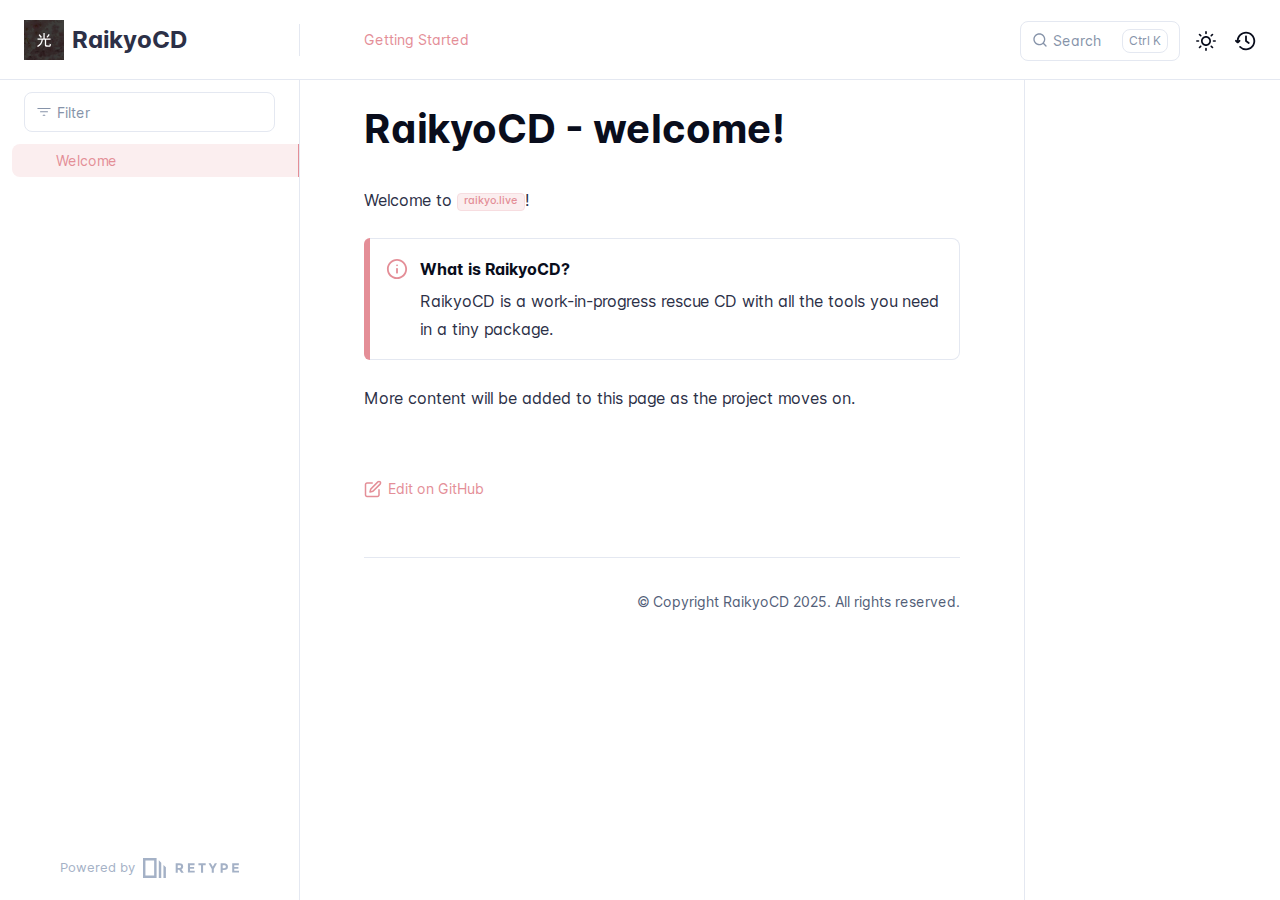
<file: index.html>
<!DOCTYPE html>
<html lang="en" class="h-full">
<head>
    <meta charset="UTF-8">
    <meta name="viewport" content="width=device-width,initial-scale=1">
    <meta name="turbo-cache-control" content="no-cache" data-turbo-track="reload" data-track-token="3.11.0.819201691650">

    <!-- See retype.com -->
    <meta name="generator" content="Retype 3.11.0">

    <!-- Primary Meta Tags -->
    <title>RaikyoCD - welcome! | RaikyoCD</title>
    <meta name="title" content="RaikyoCD - welcome! | RaikyoCD">
    <meta name="description" content="Welcome to !">

    <!-- Canonical -->
    <link rel="canonical" href="https://RaikyoCD.github.io/">

    <!-- Open Graph / Facebook -->
    <meta property="og:type" content="website">
    <meta property="og:url" content="https://RaikyoCD.github.io/">
    <meta property="og:title" content="RaikyoCD - welcome! | RaikyoCD">
    <meta property="og:description" content="Welcome to !">

    <!-- Twitter -->
    <meta property="twitter:card" content="summary_large_image">
    <meta property="twitter:url" content="https://RaikyoCD.github.io/">
    <meta property="twitter:title" content="RaikyoCD - welcome! | RaikyoCD">
    <meta property="twitter:description" content="Welcome to !">

    <script data-cfasync="false">(function(){var cl=document.documentElement.classList,ls=localStorage.getItem("retype_scheme"),hd=cl.contains("dark"),hl=cl.contains("light"),wm=window.matchMedia&&window.matchMedia("(prefers-color-scheme: dark)").matches;if(ls==="dark"||(!ls&&wm&&!hd&&!hl)){cl.remove("light");cl.add("dark")}else if(ls==="light"||(!ls&&!wm&&!hd&&!hl)){cl.remove("dark");cl.add("light")}})();</script>

    <link href="images/raikyocd.png" rel="icon">
    <link href="resources/css/retype.css?v=3.11.0.819201691650" rel="stylesheet">

    <script data-cfasync="false" src="resources/js/config.js?v=3.11.0.819201691650" data-turbo-eval="false" defer></script>
    <script data-cfasync="false" src="resources/js/retype.js?v=3.11.0" data-turbo-eval="false" defer></script>
    <script id="lunr-js" data-cfasync="false" src="resources/js/lunr.js?v=3.11.0.819201691650" data-turbo-eval="false" defer></script>
</head>
<body>
    <div id="retype-app" class="relative text-base antialiased text-base-text bg-base-bg font-body">
        <div class="absolute bottom-0 left-0" style="top: 5rem; right: 50%"></div>
    
        <header id="retype-header" class="sticky top-0 z-30 flex w-full h-16 bg-header-bg border-b border-header-border md:h-20">
            <div class="container relative flex items-center justify-between pr-6 grow md:justify-start">
                <!-- Mobile menu button skeleton -->
                <button v-cloak class="skeleton retype-mobile-menu-button flex items-center justify-center shrink-0 overflow-hidden dark:text-white focus:outline-none rounded-full w-10 h-10 ml-3.5 md:hidden"><svg xmlns="http://www.w3.org/2000/svg" class="mb-px shrink-0" width="24" height="24" viewBox="0 0 24 24" role="presentation" style="margin-bottom: 0px;"><g fill="currentColor"><path d="M2 4h20v2H2zM2 11h20v2H2zM2 18h20v2H2z"></path></g></svg></button>
                <div v-cloak id="retype-sidebar-left-toggle-button"></div>
        
                <!-- Logo -->
                <div class="flex items-center justify-between h-full py-2 md:w-75">
                    <div class="flex items-center px-2 md:px-6">
                        <a id="retype-branding-logo" href="" class="flex items-center leading-snug text-2xl">
                            <span class="w-10 mr-2 grow-0 shrink-0 overflow-hidden">
                                <img class="max-h-10 dark:hidden md:inline-block" src="images/raikyocd.svg">
                                <img class="max-h-10 hidden dark:inline-block" src="images/raikyocd.svg">
                            </span>
                            <span class="dark:text-white font-bold line-clamp-1 md:line-clamp-2">RaikyoCD</span>
                        </a>
                    </div>
        
                    <span class="hidden h-8 border-r md:inline-block border-base-border"></span>
                </div>
        
                <div class="flex justify-between md:grow">
                    <!-- Top Nav -->
                    <nav id="retype-header-nav" class="hidden md:flex">
                        <ul class="flex flex-col mb-4 md:pl-16 md:mb-0 md:flex-row md:items-center">
                            <li class="mr-6">
                                <a class="py-2 md:mb-0 inline-flex items-center text-sm whitespace-nowrap transition-colors duration-200 ease-linear md:text-header-text font-header-text-weight hover:text-header-text-hover" href="https://retype.com/guides/getting-started/">Getting Started</a>
                            </li>
        
                        </ul>
                    </nav>
        
                    <!-- Header Right Skeleton -->
                    <div v-cloak class="flex justify-end grow skeleton">
        
                        <!-- Search input mock -->
                        <div class="relative hidden w-40 lg:block lg:max-w-sm lg:ml-auto">
                            <div class="absolute flex items-center justify-center h-full pl-3 dark:text-dark-300">
                                <svg xmlns="http://www.w3.org/2000/svg" class="icon-base" width="16" height="16" viewBox="0 0 24 24" aria-labelledby="icon" role="presentation" style="margin-bottom: 1px;"><g fill="currentColor" ><path d="M21.71 20.29l-3.68-3.68A8.963 8.963 0 0020 11c0-4.96-4.04-9-9-9s-9 4.04-9 9 4.04 9 9 9c2.12 0 4.07-.74 5.61-1.97l3.68 3.68c.2.19.45.29.71.29s.51-.1.71-.29c.39-.39.39-1.03 0-1.42zM4 11c0-3.86 3.14-7 7-7s7 3.14 7 7c0 1.92-.78 3.66-2.04 4.93-.01.01-.02.01-.02.01-.01.01-.01.01-.01.02A6.98 6.98 0 0111 18c-3.86 0-7-3.14-7-7z" ></path></g></svg>
                            </div>
                            <input class="w-full h-10 placeholder-search-placeholder transition-colors duration-200 ease-in bg-search-bg border border-transparent rounded md:text-sm hover:border-search-border-hover focus:outline-none focus:border-search-border-focus" style="padding: 0.625rem 0.75rem 0.625rem 2rem" type="text" placeholder="Search">
                        </div>
        
                        <!-- Mobile search button -->
                        <div class="flex items-center justify-center w-10 h-10 lg:hidden">
                            <svg xmlns="http://www.w3.org/2000/svg" class="shrink-0 icon-base" width="20" height="20" viewBox="0 0 24 24" aria-labelledby="icon" role="presentation" style="margin-bottom: 0px;"><g fill="currentColor" ><path d="M21.71 20.29l-3.68-3.68A8.963 8.963 0 0020 11c0-4.96-4.04-9-9-9s-9 4.04-9 9 4.04 9 9 9c2.12 0 4.07-.74 5.61-1.97l3.68 3.68c.2.19.45.29.71.29s.51-.1.71-.29c.39-.39.39-1.03 0-1.42zM4 11c0-3.86 3.14-7 7-7s7 3.14 7 7c0 1.92-.78 3.66-2.04 4.93-.01.01-.02.01-.02.01-.01.01-.01.01-.01.02A6.98 6.98 0 0111 18c-3.86 0-7-3.14-7-7z" ></path></g></svg>
                        </div>
        
                        <!-- Dark mode switch placeholder -->
                        <div class="w-10 h-10 lg:ml-2"></div>
        
                        <!-- History button -->
                        <div class="flex items-center justify-center w-10 h-10" style="margin-right: -0.625rem;">
                            <svg xmlns="http://www.w3.org/2000/svg" class="shrink-0 icon-base" width="22" height="22" viewBox="0 0 24 24" aria-labelledby="icon" role="presentation" style="margin-bottom: 0px;"><g fill="currentColor" ><g ><path d="M12.01 6.01c-.55 0-1 .45-1 1V12a1 1 0 00.4.8l3 2.22a.985.985 0 001.39-.2.996.996 0 00-.21-1.4l-2.6-1.92V7.01c.02-.55-.43-1-.98-1z"></path><path d="M12.01 1.91c-5.33 0-9.69 4.16-10.05 9.4l-.29-.26a.997.997 0 10-1.34 1.48l1.97 1.79c.19.17.43.26.67.26s.48-.09.67-.26l1.97-1.79a.997.997 0 10-1.34-1.48l-.31.28c.34-4.14 3.82-7.41 8.05-7.41 4.46 0 8.08 3.63 8.08 8.09s-3.63 8.08-8.08 8.08c-2.18 0-4.22-.85-5.75-2.4a.996.996 0 10-1.42 1.4 10.02 10.02 0 007.17 2.99c5.56 0 10.08-4.52 10.08-10.08.01-5.56-4.52-10.09-10.08-10.09z"></path></g></g></svg>
                        </div>
                    </div>
        
                    <div v-cloak class="flex justify-end grow">
                        <div id="retype-mobile-search-button"></div>
                        <doc-search-desktop></doc-search-desktop>
        
                        <doc-theme-switch class="lg:ml-2"></doc-theme-switch>
                        <doc-history></doc-history>
                    </div>
                </div>
            </div>
        </header>
    
    
        <div id="retype-container" class="container relative flex bg-white">
            <!-- Sidebar Skeleton -->
            <div v-cloak class="fixed flex flex-col shrink-0 duration-300 ease-in-out bg-sidebar-left-bg border-sidebar-left-border sidebar top-20 w-75 border-r h-screen md:sticky transition-transform skeleton">
            
                <div class="flex items-center h-16 px-6">
                    <input class="w-full h-8 px-3 py-2 transition-colors duration-200 ease-linear bg-filter-bg border border-filter-border rounded shadow-none text-sm focus:outline-none focus:border-filter-border-focus" type="text" placeholder="Filter">
                </div>
            
                <div class="pl-6 mt-1 mb-4">
                    <div class="w-32 h-3 mb-4 bg-skeleton-bg rounded-full loading"></div>
                    <div class="w-48 h-3 mb-4 bg-skeleton-bg rounded-full loading"></div>
                    <div class="w-40 h-3 mb-4 bg-skeleton-bg rounded-full loading"></div>
                    <div class="w-32 h-3 mb-4 bg-skeleton-bg rounded-full loading"></div>
                    <div class="w-48 h-3 mb-4 bg-skeleton-bg rounded-full loading"></div>
                    <div class="w-40 h-3 mb-4 bg-skeleton-bg rounded-full loading"></div>
                </div>
            
                <div class="shrink-0 mt-auto bg-transparent dark:border-base-border">
                    <a class="flex items-center justify-center flex-nowrap h-16 text-gray-350 dark:text-dark-400 hover:text-gray-600 dark:hover:text-dark-300 transition-colors duration-150 ease-in docs-powered-by" target="_blank" href="https://retype.com/" rel="noopener">
                        <span class="text-xs whitespace-nowrap">Powered by</span>
                        <svg xmlns="http://www.w3.org/2000/svg" class="ml-2" fill="currentColor" width="96" height="20" overflow="visible"><path d="M0 0v20h13.59V0H0zm11.15 17.54H2.44V2.46h8.71v15.08zM15.8 20h2.44V4.67L15.8 2.22zM20.45 6.89V20h2.44V9.34z"/><g><path d="M40.16 8.44c0 1.49-.59 2.45-1.75 2.88l2.34 3.32h-2.53l-2.04-2.96h-1.43v2.96h-2.06V5.36h3.5c1.43 0 2.46.24 3.07.73s.9 1.27.9 2.35zm-2.48 1.1c.26-.23.38-.59.38-1.09 0-.5-.13-.84-.4-1.03s-.73-.28-1.39-.28h-1.54v2.75h1.5c.72 0 1.2-.12 1.45-.35zM51.56 5.36V7.2h-4.59v1.91h4.13v1.76h-4.13v1.92h4.74v1.83h-6.79V5.36h6.64zM60.09 7.15v7.48h-2.06V7.15h-2.61V5.36h7.28v1.79h-2.61zM70.81 14.64h-2.06v-3.66l-3.19-5.61h2.23l1.99 3.45 1.99-3.45H74l-3.19 5.61v3.66zM83.99 6.19c.65.55.97 1.4.97 2.55s-.33 1.98-1 2.51-1.68.8-3.04.8h-1.23v2.59h-2.06V5.36h3.26c1.42 0 2.45.28 3.1.83zm-1.51 3.65c.25-.28.37-.69.37-1.22s-.16-.92-.48-1.14c-.32-.23-.82-.34-1.5-.34H79.7v3.12h1.38c.68 0 1.15-.14 1.4-.42zM95.85 5.36V7.2h-4.59v1.91h4.13v1.76h-4.13v1.92H96v1.83h-6.79V5.36h6.64z"/></g></svg>
                    </a>
                </div>
            </div>
            
            <!-- Sidebar component -->
            <doc-sidebar v-cloak>
                <template #sidebar-footer>
                    <div class="shrink-0 mt-auto border-t md:bg-transparent md:border-none dark:border-base-border">
            
                        <div class="py-3 px-6 md:hidden border-b dark:border-base-border">
                            <nav>
                                <ul class="flex flex-wrap justify-center items-center">
                                    <li class="mr-6">
                                        <a class="block py-1 inline-flex items-center text-sm whitespace-nowrap transition-colors duration-200 ease-linear md:text-header-text font-header-text-weight hover:text-header-text-hover" href="https://retype.com/guides/getting-started/">Getting Started</a>
                                    </li>
            
                                </ul>
                            </nav>
                        </div>
            
                        <a class="flex items-center justify-center flex-nowrap h-16 text-gray-350 dark:text-dark-400 hover:text-gray-600 dark:hover:text-dark-300 transition-colors duration-150 ease-in docs-powered-by" target="_blank" href="https://retype.com/" rel="noopener">
                            <span class="text-xs whitespace-nowrap">Powered by</span>
                            <svg xmlns="http://www.w3.org/2000/svg" class="ml-2" fill="currentColor" width="96" height="20" overflow="visible"><path d="M0 0v20h13.59V0H0zm11.15 17.54H2.44V2.46h8.71v15.08zM15.8 20h2.44V4.67L15.8 2.22zM20.45 6.89V20h2.44V9.34z"/><g><path d="M40.16 8.44c0 1.49-.59 2.45-1.75 2.88l2.34 3.32h-2.53l-2.04-2.96h-1.43v2.96h-2.06V5.36h3.5c1.43 0 2.46.24 3.07.73s.9 1.27.9 2.35zm-2.48 1.1c.26-.23.38-.59.38-1.09 0-.5-.13-.84-.4-1.03s-.73-.28-1.39-.28h-1.54v2.75h1.5c.72 0 1.2-.12 1.45-.35zM51.56 5.36V7.2h-4.59v1.91h4.13v1.76h-4.13v1.92h4.74v1.83h-6.79V5.36h6.64zM60.09 7.15v7.48h-2.06V7.15h-2.61V5.36h7.28v1.79h-2.61zM70.81 14.64h-2.06v-3.66l-3.19-5.61h2.23l1.99 3.45 1.99-3.45H74l-3.19 5.61v3.66zM83.99 6.19c.65.55.97 1.4.97 2.55s-.33 1.98-1 2.51-1.68.8-3.04.8h-1.23v2.59h-2.06V5.36h3.26c1.42 0 2.45.28 3.1.83zm-1.51 3.65c.25-.28.37-.69.37-1.22s-.16-.92-.48-1.14c-.32-.23-.82-.34-1.5-.34H79.7v3.12h1.38c.68 0 1.15-.14 1.4-.42zM95.85 5.36V7.2h-4.59v1.91h4.13v1.76h-4.13v1.92H96v1.83h-6.79V5.36h6.64z"/></g></svg>
                        </a>
                    </div>
                </template>
            </doc-sidebar>
    
            <div class="grow min-w-0 bg-body-bg">
                <!-- Render "toolbar" template here on api pages --><!-- Render page content -->
                <div class="flex">
                    <div id="retype-main" class="min-w-0 p-4 grow md:px-16">
                        <main class="relative pb-12 lg:pt-2">
                            <div class="retype-markdown" id="retype-content">
                                <!-- Rendered if sidebar right is enabled -->
                                <div id="retype-sidebar-right-toggle"></div>
                                <!-- Page content  -->
<doc-anchor-target id="raikyocd---welcome" class="break-words">
    <h1>
        <doc-anchor-trigger class="header-anchor-trigger" to="#raikyocd---welcome">#</doc-anchor-trigger>
        <span>RaikyoCD - welcome!</span>
    </h1>
</doc-anchor-target>
<p>Welcome to <a href="https://raikyo.live" class="no-link inline-flex align-middle items-center justify-center font-medium leading-none whitespace-nowrap bg-badge-base text-badge-base-text border border-badge-base-border hover:text-badge-base-text-hover hover:bg-badge-base-hover hover:border-badge-base-border-hover transition-colors duration-200 ease-out h-4.5 px-1.5 text-3xs rounded">
    <span>raikyo.live</span>
</a>!</p>
<div class="flex mb-6">
    <div class="shrink-0 w-1.5 rounded-tl-lg rounded-bl-lg bg-callout-base"></div>
    <div class="flex w-full py-4 border border-l-0 rounded-tr-lg rounded-br-lg doc-callout bg-callout-base-bg border-callout-base-border" role="alert">
        <div class="flex items-center ml-4 h-7">
            <svg xmlns="http://www.w3.org/2000/svg" class="mb-px text-callout-base" width="22" height="22" viewBox="0 0 24 24" role="presentation">
                <g fill="currentColor"><g>
                    <path d="M12 1C5.93 1 1 5.93 1 12s4.93 11 11 11 11-4.93 11-11S18.07 1 12 1zm0 20c-4.96 0-9-4.04-9-9s4.04-9 9-9 9 4.04 9 9-4.04 9-9 9z"></path>
                    <path d="M12 11c-.55 0-1 .45-1 1v4c0 .55.45 1 1 1s1-.45 1-1v-4c0-.55-.45-1-1-1zM12.01 7c-.56 0-1 .45-1 1s.45 1 1 1 1-.45 1-1-.45-1-1-1z"></path>
                    <path fill="none" d="M0 0h24v24H0z"></path>
                </g></g>
            </svg>
        </div>
        <div class="pr-5 ml-3 w-full">
            <h5>What is RaikyoCD?</h5>
<p>RaikyoCD is a work-in-progress rescue CD with all the tools you need in a tiny package.</p>
        </div>
    </div>
</div>
<p>More content will be added to this page as the project moves on.</p>

                                
                                <!-- Required only on API pages -->
                                <doc-toolbar-member-filter-no-results></doc-toolbar-member-filter-no-results>
                            </div>
                            <footer id="retype-content-footer" class="clear-both">
                                <div class="flex flex-wrap items-center justify-between mt-14">
                                    <a id="retype-edit-this-page" class="my-2.5 inline-flex items-center text-sm whitespace-nowrap text-body-link font-body-link-weight hover:text-body-link-hover hover:underline" href="https://github.com/RaikyoCD/RaikyoCD.github.io/blob/main/index.md" target="_blank" rel="noopener">
                                        <svg class="mr-1.5" xmlns="http://www.w3.org/2000/svg" width="18" height="18" viewBox="0 0 24 24" fill="currentColor" overflow="visible"><path d="M20 12c-.55 0-1 .45-1 1v7c0 .55-.45 1-1 1H4c-.55 0-1-.45-1-1V6c0-.55.45-1 1-1h7c.55 0 1-.45 1-1s-.45-1-1-1H4C2.35 3 1 4.35 1 6v14c0 1.65 1.35 3 3 3h14c1.65 0 3-1.35 3-3v-7c0-.55-.45-1-1-1z" /><path d="M22.21 1.79c-1.18-1.18-3.24-1.18-4.41 0l-9.5 9.5c-.13.13-.22.29-.26.46l-1 4c-.08.34.01.7.26.95.18.2.44.3.7.3.08 0 .16-.01.24-.03l4-1c.18-.04.34-.13.46-.26l9.5-9.5c1.22-1.22 1.22-3.2.01-4.42zm-1.42 3l-9.3 9.3-2.11.53.53-2.11 9.3-9.3c.42-.42 1.16-.42 1.59 0 .43.43.43 1.15-.01 1.58z" /><path fill="none" d="M0 0h24v24H0z" /></svg>
                                        <span>Edit on GitHub</span>
                                    </a>
                                </div>
                            
                            </footer>
                        </main>
                
                        <div id="retype-page-footer" class="print:border-none border-t border-base-border pt-6 mb-8">
                            <footer class="flex flex-wrap items-center justify-between print:justify-center">
                                <div id="retype-footer-links" class="print:hidden">
                                    <ul class="flex flex-wrap items-center text-sm">
                                    </ul>
                                </div>
                                <div id="retype-copyright" class="print:justify-center py-2 text-footer-text font-footer-link-weight text-sm leading-relaxed"><p>© Copyright RaikyoCD 2025. All rights reserved.</p></div>
                            </footer>
                        </div>
                    </div>
                
                    <!-- Rendered if sidebar right is enabled -->
                    <!-- Sidebar right skeleton-->
                    <div v-cloak class="fixed top-0 bottom-0 right-0 translate-x-full bg-sidebar-right-bg border-sidebar-right-border lg:sticky lg:border-l lg:shrink-0 lg:pt-6 lg:transform-none sm:w-1/2 lg:w-64 lg:z-0 md:w-104 sidebar-right skeleton">
                        <div class="pl-5">
                            <div class="w-32 h-3 mb-4 bg-skeleton-bg rounded-full loading"></div>
                            <div class="w-48 h-3 mb-4 bg-skeleton-bg rounded-full loading"></div>
                            <div class="w-40 h-3 mb-4 bg-skeleton-bg rounded-full loading"></div>
                        </div>
                    </div>
                
                    <!-- User should be able to hide sidebar right -->
                    <doc-sidebar-right v-cloak></doc-sidebar-right>
                </div>

            </div>
        </div>
    
        <doc-search-mobile></doc-search-mobile>
        <doc-back-to-top></doc-back-to-top>
    </div>


    <div id="retype-overlay-target"></div>

    <script data-cfasync="false">window.__DOCS__ = { "title": "Home", isRoot: true, level: 0, icon: "file", hasPrism: false, hasMermaid: false, hasMath: false, tocDepth: 23 }</script>
</body>
</html>
</file>
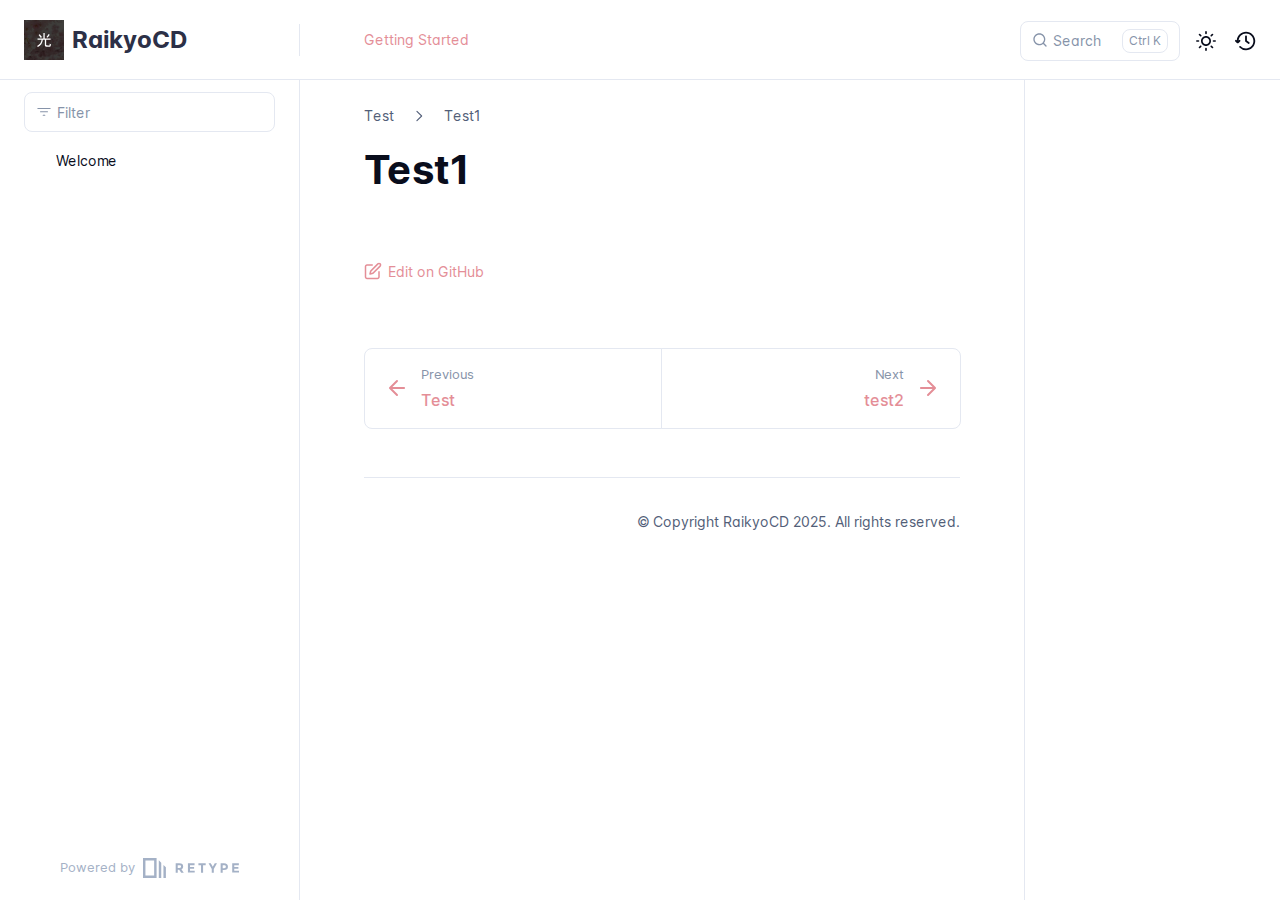
<file: test1/index.html>
<!DOCTYPE html>
<html lang="en" class="h-full">
<head>
    <meta charset="UTF-8">
    <meta name="viewport" content="width=device-width,initial-scale=1">
    <meta name="turbo-cache-control" content="no-cache" data-turbo-track="reload" data-track-token="3.11.0.819200535972">

    <!-- See retype.com -->
    <meta name="generator" content="Retype 3.11.0">

    <!-- Primary Meta Tags -->
    <title>Test1 | RaikyoCD</title>
    <meta name="title" content="Test1 | RaikyoCD">

    <!-- Canonical -->
    <link rel="canonical" href="https://RaikyoCD.github.io/test1/">

    <!-- Open Graph / Facebook -->
    <meta property="og:type" content="website">
    <meta property="og:url" content="https://RaikyoCD.github.io/test1/">
    <meta property="og:title" content="Test1 | RaikyoCD">

    <!-- Twitter -->
    <meta property="twitter:card" content="summary_large_image">
    <meta property="twitter:url" content="https://RaikyoCD.github.io/test1/">
    <meta property="twitter:title" content="Test1 | RaikyoCD">

    <script data-cfasync="false">(function(){var cl=document.documentElement.classList,ls=localStorage.getItem("retype_scheme"),hd=cl.contains("dark"),hl=cl.contains("light"),wm=window.matchMedia&&window.matchMedia("(prefers-color-scheme: dark)").matches;if(ls==="dark"||(!ls&&wm&&!hd&&!hl)){cl.remove("light");cl.add("dark")}else if(ls==="light"||(!ls&&!wm&&!hd&&!hl)){cl.remove("dark");cl.add("light")}})();</script>

    <link href="../images/raikyocd.png" rel="icon">
    <link href="../resources/css/retype.css?v=3.11.0.819200535972" rel="stylesheet">

    <script data-cfasync="false" src="../resources/js/config.js?v=3.11.0.819200535972" data-turbo-eval="false" defer></script>
    <script data-cfasync="false" src="../resources/js/retype.js?v=3.11.0" data-turbo-eval="false" defer></script>
    <script id="lunr-js" data-cfasync="false" src="../resources/js/lunr.js?v=3.11.0.819200535972" data-turbo-eval="false" defer></script>
</head>
<body>
    <div id="retype-app" class="relative text-base antialiased text-base-text bg-base-bg font-body">
        <div class="absolute bottom-0 left-0" style="top: 5rem; right: 50%"></div>
    
        <header id="retype-header" class="sticky top-0 z-30 flex w-full h-16 bg-header-bg border-b border-header-border md:h-20">
            <div class="container relative flex items-center justify-between pr-6 grow md:justify-start">
                <!-- Mobile menu button skeleton -->
                <button v-cloak class="skeleton retype-mobile-menu-button flex items-center justify-center shrink-0 overflow-hidden dark:text-white focus:outline-none rounded-full w-10 h-10 ml-3.5 md:hidden"><svg xmlns="http://www.w3.org/2000/svg" class="mb-px shrink-0" width="24" height="24" viewBox="0 0 24 24" role="presentation" style="margin-bottom: 0px;"><g fill="currentColor"><path d="M2 4h20v2H2zM2 11h20v2H2zM2 18h20v2H2z"></path></g></svg></button>
                <div v-cloak id="retype-sidebar-left-toggle-button"></div>
        
                <!-- Logo -->
                <div class="flex items-center justify-between h-full py-2 md:w-75">
                    <div class="flex items-center px-2 md:px-6">
                        <a id="retype-branding-logo" href="../" class="flex items-center leading-snug text-2xl">
                            <span class="w-10 mr-2 grow-0 shrink-0 overflow-hidden">
                                <img class="max-h-10 dark:hidden md:inline-block" src="../images/raikyocd.svg">
                                <img class="max-h-10 hidden dark:inline-block" src="../images/raikyocd.svg">
                            </span>
                            <span class="dark:text-white font-bold line-clamp-1 md:line-clamp-2">RaikyoCD</span>
                        </a>
                    </div>
        
                    <span class="hidden h-8 border-r md:inline-block border-base-border"></span>
                </div>
        
                <div class="flex justify-between md:grow">
                    <!-- Top Nav -->
                    <nav id="retype-header-nav" class="hidden md:flex">
                        <ul class="flex flex-col mb-4 md:pl-16 md:mb-0 md:flex-row md:items-center">
                            <li class="mr-6">
                                <a class="py-2 md:mb-0 inline-flex items-center text-sm whitespace-nowrap transition-colors duration-200 ease-linear md:text-header-text font-header-text-weight hover:text-header-text-hover" href="https://retype.com/guides/getting-started/">Getting Started</a>
                            </li>
        
                        </ul>
                    </nav>
        
                    <!-- Header Right Skeleton -->
                    <div v-cloak class="flex justify-end grow skeleton">
        
                        <!-- Search input mock -->
                        <div class="relative hidden w-40 lg:block lg:max-w-sm lg:ml-auto">
                            <div class="absolute flex items-center justify-center h-full pl-3 dark:text-dark-300">
                                <svg xmlns="http://www.w3.org/2000/svg" class="icon-base" width="16" height="16" viewBox="0 0 24 24" aria-labelledby="icon" role="presentation" style="margin-bottom: 1px;"><g fill="currentColor" ><path d="M21.71 20.29l-3.68-3.68A8.963 8.963 0 0020 11c0-4.96-4.04-9-9-9s-9 4.04-9 9 4.04 9 9 9c2.12 0 4.07-.74 5.61-1.97l3.68 3.68c.2.19.45.29.71.29s.51-.1.71-.29c.39-.39.39-1.03 0-1.42zM4 11c0-3.86 3.14-7 7-7s7 3.14 7 7c0 1.92-.78 3.66-2.04 4.93-.01.01-.02.01-.02.01-.01.01-.01.01-.01.02A6.98 6.98 0 0111 18c-3.86 0-7-3.14-7-7z" ></path></g></svg>
                            </div>
                            <input class="w-full h-10 placeholder-search-placeholder transition-colors duration-200 ease-in bg-search-bg border border-transparent rounded md:text-sm hover:border-search-border-hover focus:outline-none focus:border-search-border-focus" style="padding: 0.625rem 0.75rem 0.625rem 2rem" type="text" placeholder="Search">
                        </div>
        
                        <!-- Mobile search button -->
                        <div class="flex items-center justify-center w-10 h-10 lg:hidden">
                            <svg xmlns="http://www.w3.org/2000/svg" class="shrink-0 icon-base" width="20" height="20" viewBox="0 0 24 24" aria-labelledby="icon" role="presentation" style="margin-bottom: 0px;"><g fill="currentColor" ><path d="M21.71 20.29l-3.68-3.68A8.963 8.963 0 0020 11c0-4.96-4.04-9-9-9s-9 4.04-9 9 4.04 9 9 9c2.12 0 4.07-.74 5.61-1.97l3.68 3.68c.2.19.45.29.71.29s.51-.1.71-.29c.39-.39.39-1.03 0-1.42zM4 11c0-3.86 3.14-7 7-7s7 3.14 7 7c0 1.92-.78 3.66-2.04 4.93-.01.01-.02.01-.02.01-.01.01-.01.01-.01.02A6.98 6.98 0 0111 18c-3.86 0-7-3.14-7-7z" ></path></g></svg>
                        </div>
        
                        <!-- Dark mode switch placeholder -->
                        <div class="w-10 h-10 lg:ml-2"></div>
        
                        <!-- History button -->
                        <div class="flex items-center justify-center w-10 h-10" style="margin-right: -0.625rem;">
                            <svg xmlns="http://www.w3.org/2000/svg" class="shrink-0 icon-base" width="22" height="22" viewBox="0 0 24 24" aria-labelledby="icon" role="presentation" style="margin-bottom: 0px;"><g fill="currentColor" ><g ><path d="M12.01 6.01c-.55 0-1 .45-1 1V12a1 1 0 00.4.8l3 2.22a.985.985 0 001.39-.2.996.996 0 00-.21-1.4l-2.6-1.92V7.01c.02-.55-.43-1-.98-1z"></path><path d="M12.01 1.91c-5.33 0-9.69 4.16-10.05 9.4l-.29-.26a.997.997 0 10-1.34 1.48l1.97 1.79c.19.17.43.26.67.26s.48-.09.67-.26l1.97-1.79a.997.997 0 10-1.34-1.48l-.31.28c.34-4.14 3.82-7.41 8.05-7.41 4.46 0 8.08 3.63 8.08 8.09s-3.63 8.08-8.08 8.08c-2.18 0-4.22-.85-5.75-2.4a.996.996 0 10-1.42 1.4 10.02 10.02 0 007.17 2.99c5.56 0 10.08-4.52 10.08-10.08.01-5.56-4.52-10.09-10.08-10.09z"></path></g></g></svg>
                        </div>
                    </div>
        
                    <div v-cloak class="flex justify-end grow">
                        <div id="retype-mobile-search-button"></div>
                        <doc-search-desktop></doc-search-desktop>
        
                        <doc-theme-switch class="lg:ml-2"></doc-theme-switch>
                        <doc-history></doc-history>
                    </div>
                </div>
            </div>
        </header>
    
    
        <div id="retype-container" class="container relative flex bg-white">
            <!-- Sidebar Skeleton -->
            <div v-cloak class="fixed flex flex-col shrink-0 duration-300 ease-in-out bg-sidebar-left-bg border-sidebar-left-border sidebar top-20 w-75 border-r h-screen md:sticky transition-transform skeleton">
            
                <div class="flex items-center h-16 px-6">
                    <input class="w-full h-8 px-3 py-2 transition-colors duration-200 ease-linear bg-filter-bg border border-filter-border rounded shadow-none text-sm focus:outline-none focus:border-filter-border-focus" type="text" placeholder="Filter">
                </div>
            
                <div class="pl-6 mt-1 mb-4">
                    <div class="w-32 h-3 mb-4 bg-skeleton-bg rounded-full loading"></div>
                    <div class="w-48 h-3 mb-4 bg-skeleton-bg rounded-full loading"></div>
                    <div class="w-40 h-3 mb-4 bg-skeleton-bg rounded-full loading"></div>
                    <div class="w-32 h-3 mb-4 bg-skeleton-bg rounded-full loading"></div>
                    <div class="w-48 h-3 mb-4 bg-skeleton-bg rounded-full loading"></div>
                    <div class="w-40 h-3 mb-4 bg-skeleton-bg rounded-full loading"></div>
                </div>
            
                <div class="shrink-0 mt-auto bg-transparent dark:border-base-border">
                    <a class="flex items-center justify-center flex-nowrap h-16 text-gray-350 dark:text-dark-400 hover:text-gray-600 dark:hover:text-dark-300 transition-colors duration-150 ease-in docs-powered-by" target="_blank" href="https://retype.com/" rel="noopener">
                        <span class="text-xs whitespace-nowrap">Powered by</span>
                        <svg xmlns="http://www.w3.org/2000/svg" class="ml-2" fill="currentColor" width="96" height="20" overflow="visible"><path d="M0 0v20h13.59V0H0zm11.15 17.54H2.44V2.46h8.71v15.08zM15.8 20h2.44V4.67L15.8 2.22zM20.45 6.89V20h2.44V9.34z"/><g><path d="M40.16 8.44c0 1.49-.59 2.45-1.75 2.88l2.34 3.32h-2.53l-2.04-2.96h-1.43v2.96h-2.06V5.36h3.5c1.43 0 2.46.24 3.07.73s.9 1.27.9 2.35zm-2.48 1.1c.26-.23.38-.59.38-1.09 0-.5-.13-.84-.4-1.03s-.73-.28-1.39-.28h-1.54v2.75h1.5c.72 0 1.2-.12 1.45-.35zM51.56 5.36V7.2h-4.59v1.91h4.13v1.76h-4.13v1.92h4.74v1.83h-6.79V5.36h6.64zM60.09 7.15v7.48h-2.06V7.15h-2.61V5.36h7.28v1.79h-2.61zM70.81 14.64h-2.06v-3.66l-3.19-5.61h2.23l1.99 3.45 1.99-3.45H74l-3.19 5.61v3.66zM83.99 6.19c.65.55.97 1.4.97 2.55s-.33 1.98-1 2.51-1.68.8-3.04.8h-1.23v2.59h-2.06V5.36h3.26c1.42 0 2.45.28 3.1.83zm-1.51 3.65c.25-.28.37-.69.37-1.22s-.16-.92-.48-1.14c-.32-.23-.82-.34-1.5-.34H79.7v3.12h1.38c.68 0 1.15-.14 1.4-.42zM95.85 5.36V7.2h-4.59v1.91h4.13v1.76h-4.13v1.92H96v1.83h-6.79V5.36h6.64z"/></g></svg>
                    </a>
                </div>
            </div>
            
            <!-- Sidebar component -->
            <doc-sidebar v-cloak>
                <template #sidebar-footer>
                    <div class="shrink-0 mt-auto border-t md:bg-transparent md:border-none dark:border-base-border">
            
                        <div class="py-3 px-6 md:hidden border-b dark:border-base-border">
                            <nav>
                                <ul class="flex flex-wrap justify-center items-center">
                                    <li class="mr-6">
                                        <a class="block py-1 inline-flex items-center text-sm whitespace-nowrap transition-colors duration-200 ease-linear md:text-header-text font-header-text-weight hover:text-header-text-hover" href="https://retype.com/guides/getting-started/">Getting Started</a>
                                    </li>
            
                                </ul>
                            </nav>
                        </div>
            
                        <a class="flex items-center justify-center flex-nowrap h-16 text-gray-350 dark:text-dark-400 hover:text-gray-600 dark:hover:text-dark-300 transition-colors duration-150 ease-in docs-powered-by" target="_blank" href="https://retype.com/" rel="noopener">
                            <span class="text-xs whitespace-nowrap">Powered by</span>
                            <svg xmlns="http://www.w3.org/2000/svg" class="ml-2" fill="currentColor" width="96" height="20" overflow="visible"><path d="M0 0v20h13.59V0H0zm11.15 17.54H2.44V2.46h8.71v15.08zM15.8 20h2.44V4.67L15.8 2.22zM20.45 6.89V20h2.44V9.34z"/><g><path d="M40.16 8.44c0 1.49-.59 2.45-1.75 2.88l2.34 3.32h-2.53l-2.04-2.96h-1.43v2.96h-2.06V5.36h3.5c1.43 0 2.46.24 3.07.73s.9 1.27.9 2.35zm-2.48 1.1c.26-.23.38-.59.38-1.09 0-.5-.13-.84-.4-1.03s-.73-.28-1.39-.28h-1.54v2.75h1.5c.72 0 1.2-.12 1.45-.35zM51.56 5.36V7.2h-4.59v1.91h4.13v1.76h-4.13v1.92h4.74v1.83h-6.79V5.36h6.64zM60.09 7.15v7.48h-2.06V7.15h-2.61V5.36h7.28v1.79h-2.61zM70.81 14.64h-2.06v-3.66l-3.19-5.61h2.23l1.99 3.45 1.99-3.45H74l-3.19 5.61v3.66zM83.99 6.19c.65.55.97 1.4.97 2.55s-.33 1.98-1 2.51-1.68.8-3.04.8h-1.23v2.59h-2.06V5.36h3.26c1.42 0 2.45.28 3.1.83zm-1.51 3.65c.25-.28.37-.69.37-1.22s-.16-.92-.48-1.14c-.32-.23-.82-.34-1.5-.34H79.7v3.12h1.38c.68 0 1.15-.14 1.4-.42zM95.85 5.36V7.2h-4.59v1.91h4.13v1.76h-4.13v1.92H96v1.83h-6.79V5.36h6.64z"/></g></svg>
                        </a>
                    </div>
                </template>
            </doc-sidebar>
    
            <div class="grow min-w-0 bg-body-bg">
                <!-- Render "toolbar" template here on api pages --><!-- Render page content -->
                <div class="flex">
                    <div id="retype-main" class="min-w-0 p-4 grow md:px-16">
                        <main class="relative pb-12 lg:pt-2">
                            <div class="retype-markdown" id="retype-content">
                                <!-- Rendered if sidebar right is enabled -->
                                <div id="retype-sidebar-right-toggle"></div>
                                <nav id="retype-breadcrumb" class="breadcrumb" aria-label="Breadcrumb">
                                    <ol role="list">
                                        <li class="pr-4">
                                            <a href="../" class="pr-4">
                                                Test
                                            </a>
                                            <svg xmlns="http://www.w3.org/2000/svg" fill="currentColor" width="18" height="18" viewBox="0 0 24 24" aria-hidden="true">
                                                <path d="M8.72 18.78a.75.75 0 0 1 0-1.06L14.44 12 8.72 6.28a.751.751 0 0 1 .018-1.042.751.751 0 0 1 1.042-.018l6.25 6.25a.75.75 0 0 1 0 1.06l-6.25 6.25a.75.75 0 0 1-1.06 0Z"/>
                                            </svg>
                                        </li>
                                        <li class="pr-4">
                                            <a href="../test1/" class="pr-4">
                                                Test​1
                                            </a>
                                        </li>
                                    </ol>
                                </nav>
                
                                <!-- Page content  -->
<doc-anchor-target id="test1" class="break-words">
    <h1>
        <doc-anchor-trigger class="header-anchor-trigger" to="#test1">#</doc-anchor-trigger>
        <span>Test1</span>
    </h1>
</doc-anchor-target>

                                
                                <!-- Required only on API pages -->
                                <doc-toolbar-member-filter-no-results></doc-toolbar-member-filter-no-results>
                            </div>
                            <footer id="retype-content-footer" class="clear-both">
                                <div class="flex flex-wrap items-center justify-between mt-14">
                                    <a id="retype-edit-this-page" class="my-2.5 inline-flex items-center text-sm whitespace-nowrap text-body-link font-body-link-weight hover:text-body-link-hover hover:underline" href="https://github.com/RaikyoCD/RaikyoCD.github.io/blob/main/Test1/test1.md" target="_blank" rel="noopener">
                                        <svg class="mr-1.5" xmlns="http://www.w3.org/2000/svg" width="18" height="18" viewBox="0 0 24 24" fill="currentColor" overflow="visible"><path d="M20 12c-.55 0-1 .45-1 1v7c0 .55-.45 1-1 1H4c-.55 0-1-.45-1-1V6c0-.55.45-1 1-1h7c.55 0 1-.45 1-1s-.45-1-1-1H4C2.35 3 1 4.35 1 6v14c0 1.65 1.35 3 3 3h14c1.65 0 3-1.35 3-3v-7c0-.55-.45-1-1-1z" /><path d="M22.21 1.79c-1.18-1.18-3.24-1.18-4.41 0l-9.5 9.5c-.13.13-.22.29-.26.46l-1 4c-.08.34.01.7.26.95.18.2.44.3.7.3.08 0 .16-.01.24-.03l4-1c.18-.04.34-.13.46-.26l9.5-9.5c1.22-1.22 1.22-3.2.01-4.42zm-1.42 3l-9.3 9.3-2.11.53.53-2.11 9.3-9.3c.42-.42 1.16-.42 1.59 0 .43.43.43 1.15-.01 1.58z" /><path fill="none" d="M0 0h24v24H0z" /></svg>
                                        <span>Edit on GitHub</span>
                                    </a>
                                </div>
                            
                                <nav id="retype-nextprev" class="print:hidden flex mt-14">
                                    <div class="w-1/2">
                                        <a class="px-5 py-4 h-full flex items-center break-normal font-medium text-body-link border border-base-border hover:border-base-border-hover rounded-l-lg transition-colors duration-150 relative hover:z-5" href="../">
                                            <svg xmlns="http://www.w3.org/2000/svg" class="mr-3" width="24" height="24" viewBox="0 0 24 24" fill="currentColor" overflow="visible"><path d="M19 11H7.41l5.29-5.29a.996.996 0 10-1.41-1.41l-7 7a1 1 0 000 1.42l7 7a1.024 1.024 0 001.42-.01.996.996 0 000-1.41L7.41 13H19c.55 0 1-.45 1-1s-.45-1-1-1z" /><path fill="none" d="M0 0h24v24H0z" /></svg>
                                            <span>
                                                <span class="block text-xs font-normal text-base-text-muted">Previous</span>
                                                <span class="block mt-1">Test</span>
                                            </span>
                                        </a>
                                    </div>
                            
                                    <div class="w-1/2">
                                        <a class="px-5 py-4 -mx-px h-full flex items-center justify-end break-normal font-medium text-body-link border border-base-border hover:border-base-border-hover rounded-r-lg transition-colors duration-150 relative hover:z-5" href="../test2/">
                                            <span>
                                                <span class="block text-xs font-normal text-right text-base-text-muted">Next</span>
                                                <span class="block mt-1">test​2</span>
                                            </span>
                                            <svg xmlns="http://www.w3.org/2000/svg" class="ml-3" width="24" height="24" viewBox="0 0 24 24" fill="currentColor" overflow="visible"><path d="M19.92 12.38a1 1 0 00-.22-1.09l-7-7a.996.996 0 10-1.41 1.41l5.3 5.3H5c-.55 0-1 .45-1 1s.45 1 1 1h11.59l-5.29 5.29a.996.996 0 000 1.41c.19.2.44.3.7.3s.51-.1.71-.29l7-7c.09-.09.16-.21.21-.33z" /><path fill="none" d="M0 0h24v24H0z" /></svg>
                                        </a>
                                    </div>
                                </nav>
                            </footer>
                        </main>
                
                        <div id="retype-page-footer" class="print:border-none border-t border-base-border pt-6 mb-8">
                            <footer class="flex flex-wrap items-center justify-between print:justify-center">
                                <div id="retype-footer-links" class="print:hidden">
                                    <ul class="flex flex-wrap items-center text-sm">
                                    </ul>
                                </div>
                                <div id="retype-copyright" class="print:justify-center py-2 text-footer-text font-footer-link-weight text-sm leading-relaxed"><p>© Copyright RaikyoCD 2025. All rights reserved.</p></div>
                            </footer>
                        </div>
                    </div>
                
                    <!-- Rendered if sidebar right is enabled -->
                    <!-- Sidebar right skeleton-->
                    <div v-cloak class="fixed top-0 bottom-0 right-0 translate-x-full bg-sidebar-right-bg border-sidebar-right-border lg:sticky lg:border-l lg:shrink-0 lg:pt-6 lg:transform-none sm:w-1/2 lg:w-64 lg:z-0 md:w-104 sidebar-right skeleton">
                        <div class="pl-5">
                            <div class="w-32 h-3 mb-4 bg-skeleton-bg rounded-full loading"></div>
                            <div class="w-48 h-3 mb-4 bg-skeleton-bg rounded-full loading"></div>
                            <div class="w-40 h-3 mb-4 bg-skeleton-bg rounded-full loading"></div>
                        </div>
                    </div>
                
                    <!-- User should be able to hide sidebar right -->
                    <doc-sidebar-right v-cloak></doc-sidebar-right>
                </div>

            </div>
        </div>
    
        <doc-search-mobile></doc-search-mobile>
        <doc-back-to-top></doc-back-to-top>
    </div>


    <div id="retype-overlay-target"></div>

    <script data-cfasync="false">window.__DOCS__ = { "title": "Test1", level: 1, icon: "file", hasPrism: false, hasMermaid: false, hasMath: false, tocDepth: 23 }</script>
</body>
</html>
</file>
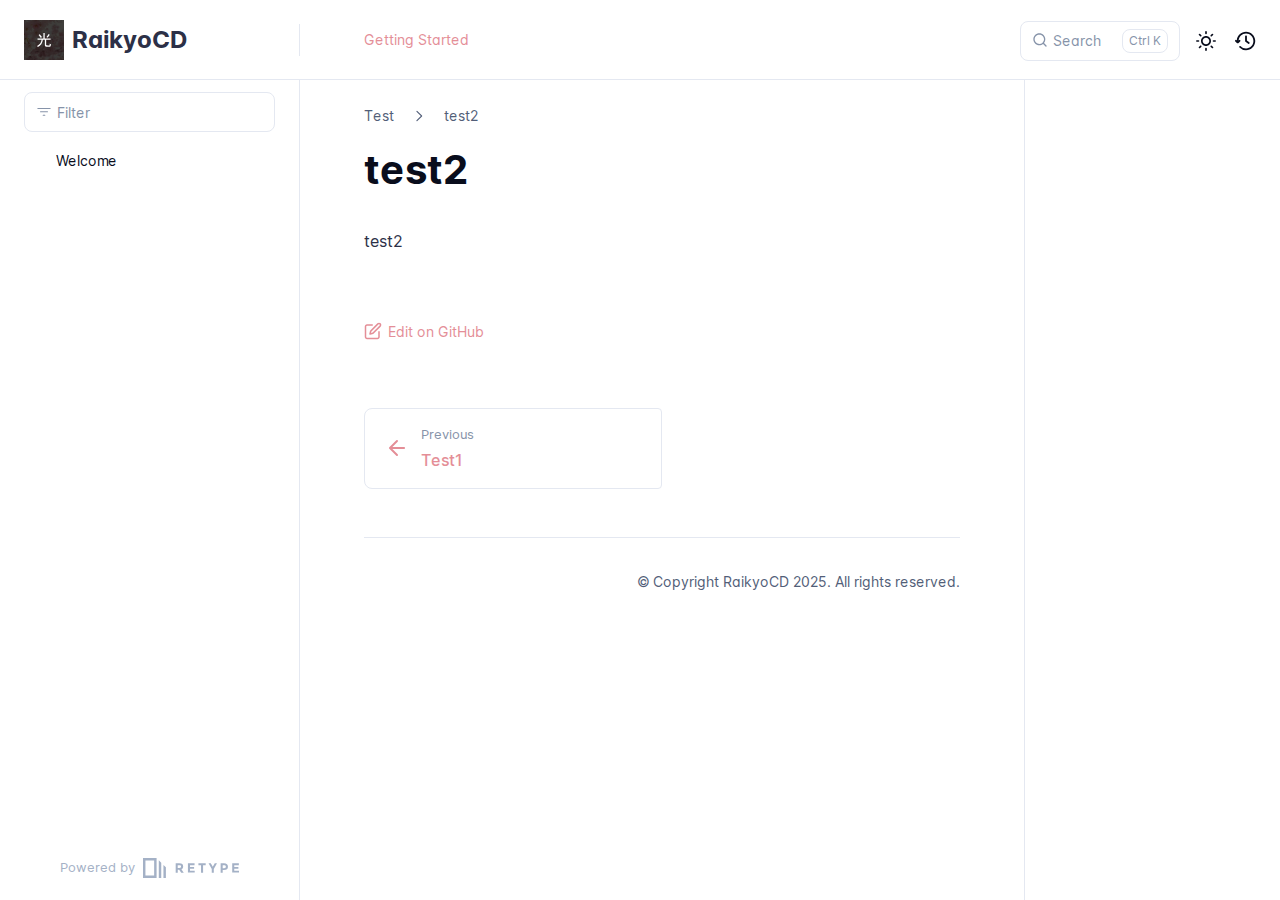
<file: test2/index.html>
<!DOCTYPE html>
<html lang="en" class="h-full">
<head>
    <meta charset="UTF-8">
    <meta name="viewport" content="width=device-width,initial-scale=1">
    <meta name="turbo-cache-control" content="no-cache" data-turbo-track="reload" data-track-token="3.11.0.819200535972">

    <!-- See retype.com -->
    <meta name="generator" content="Retype 3.11.0">

    <!-- Primary Meta Tags -->
    <title>test2 | RaikyoCD</title>
    <meta name="title" content="test2 | RaikyoCD">
    <meta name="description" content="test2">

    <!-- Canonical -->
    <link rel="canonical" href="https://RaikyoCD.github.io/test2/">

    <!-- Open Graph / Facebook -->
    <meta property="og:type" content="website">
    <meta property="og:url" content="https://RaikyoCD.github.io/test2/">
    <meta property="og:title" content="test2 | RaikyoCD">
    <meta property="og:description" content="test2">

    <!-- Twitter -->
    <meta property="twitter:card" content="summary_large_image">
    <meta property="twitter:url" content="https://RaikyoCD.github.io/test2/">
    <meta property="twitter:title" content="test2 | RaikyoCD">
    <meta property="twitter:description" content="test2">

    <script data-cfasync="false">(function(){var cl=document.documentElement.classList,ls=localStorage.getItem("retype_scheme"),hd=cl.contains("dark"),hl=cl.contains("light"),wm=window.matchMedia&&window.matchMedia("(prefers-color-scheme: dark)").matches;if(ls==="dark"||(!ls&&wm&&!hd&&!hl)){cl.remove("light");cl.add("dark")}else if(ls==="light"||(!ls&&!wm&&!hd&&!hl)){cl.remove("dark");cl.add("light")}})();</script>

    <link href="../images/raikyocd.png" rel="icon">
    <link href="../resources/css/retype.css?v=3.11.0.819200535972" rel="stylesheet">

    <script data-cfasync="false" src="../resources/js/config.js?v=3.11.0.819200535972" data-turbo-eval="false" defer></script>
    <script data-cfasync="false" src="../resources/js/retype.js?v=3.11.0" data-turbo-eval="false" defer></script>
    <script id="lunr-js" data-cfasync="false" src="../resources/js/lunr.js?v=3.11.0.819200535972" data-turbo-eval="false" defer></script>
</head>
<body>
    <div id="retype-app" class="relative text-base antialiased text-base-text bg-base-bg font-body">
        <div class="absolute bottom-0 left-0" style="top: 5rem; right: 50%"></div>
    
        <header id="retype-header" class="sticky top-0 z-30 flex w-full h-16 bg-header-bg border-b border-header-border md:h-20">
            <div class="container relative flex items-center justify-between pr-6 grow md:justify-start">
                <!-- Mobile menu button skeleton -->
                <button v-cloak class="skeleton retype-mobile-menu-button flex items-center justify-center shrink-0 overflow-hidden dark:text-white focus:outline-none rounded-full w-10 h-10 ml-3.5 md:hidden"><svg xmlns="http://www.w3.org/2000/svg" class="mb-px shrink-0" width="24" height="24" viewBox="0 0 24 24" role="presentation" style="margin-bottom: 0px;"><g fill="currentColor"><path d="M2 4h20v2H2zM2 11h20v2H2zM2 18h20v2H2z"></path></g></svg></button>
                <div v-cloak id="retype-sidebar-left-toggle-button"></div>
        
                <!-- Logo -->
                <div class="flex items-center justify-between h-full py-2 md:w-75">
                    <div class="flex items-center px-2 md:px-6">
                        <a id="retype-branding-logo" href="../" class="flex items-center leading-snug text-2xl">
                            <span class="w-10 mr-2 grow-0 shrink-0 overflow-hidden">
                                <img class="max-h-10 dark:hidden md:inline-block" src="../images/raikyocd.svg">
                                <img class="max-h-10 hidden dark:inline-block" src="../images/raikyocd.svg">
                            </span>
                            <span class="dark:text-white font-bold line-clamp-1 md:line-clamp-2">RaikyoCD</span>
                        </a>
                    </div>
        
                    <span class="hidden h-8 border-r md:inline-block border-base-border"></span>
                </div>
        
                <div class="flex justify-between md:grow">
                    <!-- Top Nav -->
                    <nav id="retype-header-nav" class="hidden md:flex">
                        <ul class="flex flex-col mb-4 md:pl-16 md:mb-0 md:flex-row md:items-center">
                            <li class="mr-6">
                                <a class="py-2 md:mb-0 inline-flex items-center text-sm whitespace-nowrap transition-colors duration-200 ease-linear md:text-header-text font-header-text-weight hover:text-header-text-hover" href="https://retype.com/guides/getting-started/">Getting Started</a>
                            </li>
        
                        </ul>
                    </nav>
        
                    <!-- Header Right Skeleton -->
                    <div v-cloak class="flex justify-end grow skeleton">
        
                        <!-- Search input mock -->
                        <div class="relative hidden w-40 lg:block lg:max-w-sm lg:ml-auto">
                            <div class="absolute flex items-center justify-center h-full pl-3 dark:text-dark-300">
                                <svg xmlns="http://www.w3.org/2000/svg" class="icon-base" width="16" height="16" viewBox="0 0 24 24" aria-labelledby="icon" role="presentation" style="margin-bottom: 1px;"><g fill="currentColor" ><path d="M21.71 20.29l-3.68-3.68A8.963 8.963 0 0020 11c0-4.96-4.04-9-9-9s-9 4.04-9 9 4.04 9 9 9c2.12 0 4.07-.74 5.61-1.97l3.68 3.68c.2.19.45.29.71.29s.51-.1.71-.29c.39-.39.39-1.03 0-1.42zM4 11c0-3.86 3.14-7 7-7s7 3.14 7 7c0 1.92-.78 3.66-2.04 4.93-.01.01-.02.01-.02.01-.01.01-.01.01-.01.02A6.98 6.98 0 0111 18c-3.86 0-7-3.14-7-7z" ></path></g></svg>
                            </div>
                            <input class="w-full h-10 placeholder-search-placeholder transition-colors duration-200 ease-in bg-search-bg border border-transparent rounded md:text-sm hover:border-search-border-hover focus:outline-none focus:border-search-border-focus" style="padding: 0.625rem 0.75rem 0.625rem 2rem" type="text" placeholder="Search">
                        </div>
        
                        <!-- Mobile search button -->
                        <div class="flex items-center justify-center w-10 h-10 lg:hidden">
                            <svg xmlns="http://www.w3.org/2000/svg" class="shrink-0 icon-base" width="20" height="20" viewBox="0 0 24 24" aria-labelledby="icon" role="presentation" style="margin-bottom: 0px;"><g fill="currentColor" ><path d="M21.71 20.29l-3.68-3.68A8.963 8.963 0 0020 11c0-4.96-4.04-9-9-9s-9 4.04-9 9 4.04 9 9 9c2.12 0 4.07-.74 5.61-1.97l3.68 3.68c.2.19.45.29.71.29s.51-.1.71-.29c.39-.39.39-1.03 0-1.42zM4 11c0-3.86 3.14-7 7-7s7 3.14 7 7c0 1.92-.78 3.66-2.04 4.93-.01.01-.02.01-.02.01-.01.01-.01.01-.01.02A6.98 6.98 0 0111 18c-3.86 0-7-3.14-7-7z" ></path></g></svg>
                        </div>
        
                        <!-- Dark mode switch placeholder -->
                        <div class="w-10 h-10 lg:ml-2"></div>
        
                        <!-- History button -->
                        <div class="flex items-center justify-center w-10 h-10" style="margin-right: -0.625rem;">
                            <svg xmlns="http://www.w3.org/2000/svg" class="shrink-0 icon-base" width="22" height="22" viewBox="0 0 24 24" aria-labelledby="icon" role="presentation" style="margin-bottom: 0px;"><g fill="currentColor" ><g ><path d="M12.01 6.01c-.55 0-1 .45-1 1V12a1 1 0 00.4.8l3 2.22a.985.985 0 001.39-.2.996.996 0 00-.21-1.4l-2.6-1.92V7.01c.02-.55-.43-1-.98-1z"></path><path d="M12.01 1.91c-5.33 0-9.69 4.16-10.05 9.4l-.29-.26a.997.997 0 10-1.34 1.48l1.97 1.79c.19.17.43.26.67.26s.48-.09.67-.26l1.97-1.79a.997.997 0 10-1.34-1.48l-.31.28c.34-4.14 3.82-7.41 8.05-7.41 4.46 0 8.08 3.63 8.08 8.09s-3.63 8.08-8.08 8.08c-2.18 0-4.22-.85-5.75-2.4a.996.996 0 10-1.42 1.4 10.02 10.02 0 007.17 2.99c5.56 0 10.08-4.52 10.08-10.08.01-5.56-4.52-10.09-10.08-10.09z"></path></g></g></svg>
                        </div>
                    </div>
        
                    <div v-cloak class="flex justify-end grow">
                        <div id="retype-mobile-search-button"></div>
                        <doc-search-desktop></doc-search-desktop>
        
                        <doc-theme-switch class="lg:ml-2"></doc-theme-switch>
                        <doc-history></doc-history>
                    </div>
                </div>
            </div>
        </header>
    
    
        <div id="retype-container" class="container relative flex bg-white">
            <!-- Sidebar Skeleton -->
            <div v-cloak class="fixed flex flex-col shrink-0 duration-300 ease-in-out bg-sidebar-left-bg border-sidebar-left-border sidebar top-20 w-75 border-r h-screen md:sticky transition-transform skeleton">
            
                <div class="flex items-center h-16 px-6">
                    <input class="w-full h-8 px-3 py-2 transition-colors duration-200 ease-linear bg-filter-bg border border-filter-border rounded shadow-none text-sm focus:outline-none focus:border-filter-border-focus" type="text" placeholder="Filter">
                </div>
            
                <div class="pl-6 mt-1 mb-4">
                    <div class="w-32 h-3 mb-4 bg-skeleton-bg rounded-full loading"></div>
                    <div class="w-48 h-3 mb-4 bg-skeleton-bg rounded-full loading"></div>
                    <div class="w-40 h-3 mb-4 bg-skeleton-bg rounded-full loading"></div>
                    <div class="w-32 h-3 mb-4 bg-skeleton-bg rounded-full loading"></div>
                    <div class="w-48 h-3 mb-4 bg-skeleton-bg rounded-full loading"></div>
                    <div class="w-40 h-3 mb-4 bg-skeleton-bg rounded-full loading"></div>
                </div>
            
                <div class="shrink-0 mt-auto bg-transparent dark:border-base-border">
                    <a class="flex items-center justify-center flex-nowrap h-16 text-gray-350 dark:text-dark-400 hover:text-gray-600 dark:hover:text-dark-300 transition-colors duration-150 ease-in docs-powered-by" target="_blank" href="https://retype.com/" rel="noopener">
                        <span class="text-xs whitespace-nowrap">Powered by</span>
                        <svg xmlns="http://www.w3.org/2000/svg" class="ml-2" fill="currentColor" width="96" height="20" overflow="visible"><path d="M0 0v20h13.59V0H0zm11.15 17.54H2.44V2.46h8.71v15.08zM15.8 20h2.44V4.67L15.8 2.22zM20.45 6.89V20h2.44V9.34z"/><g><path d="M40.16 8.44c0 1.49-.59 2.45-1.75 2.88l2.34 3.32h-2.53l-2.04-2.96h-1.43v2.96h-2.06V5.36h3.5c1.43 0 2.46.24 3.07.73s.9 1.27.9 2.35zm-2.48 1.1c.26-.23.38-.59.38-1.09 0-.5-.13-.84-.4-1.03s-.73-.28-1.39-.28h-1.54v2.75h1.5c.72 0 1.2-.12 1.45-.35zM51.56 5.36V7.2h-4.59v1.91h4.13v1.76h-4.13v1.92h4.74v1.83h-6.79V5.36h6.64zM60.09 7.15v7.48h-2.06V7.15h-2.61V5.36h7.28v1.79h-2.61zM70.81 14.64h-2.06v-3.66l-3.19-5.61h2.23l1.99 3.45 1.99-3.45H74l-3.19 5.61v3.66zM83.99 6.19c.65.55.97 1.4.97 2.55s-.33 1.98-1 2.51-1.68.8-3.04.8h-1.23v2.59h-2.06V5.36h3.26c1.42 0 2.45.28 3.1.83zm-1.51 3.65c.25-.28.37-.69.37-1.22s-.16-.92-.48-1.14c-.32-.23-.82-.34-1.5-.34H79.7v3.12h1.38c.68 0 1.15-.14 1.4-.42zM95.85 5.36V7.2h-4.59v1.91h4.13v1.76h-4.13v1.92H96v1.83h-6.79V5.36h6.64z"/></g></svg>
                    </a>
                </div>
            </div>
            
            <!-- Sidebar component -->
            <doc-sidebar v-cloak>
                <template #sidebar-footer>
                    <div class="shrink-0 mt-auto border-t md:bg-transparent md:border-none dark:border-base-border">
            
                        <div class="py-3 px-6 md:hidden border-b dark:border-base-border">
                            <nav>
                                <ul class="flex flex-wrap justify-center items-center">
                                    <li class="mr-6">
                                        <a class="block py-1 inline-flex items-center text-sm whitespace-nowrap transition-colors duration-200 ease-linear md:text-header-text font-header-text-weight hover:text-header-text-hover" href="https://retype.com/guides/getting-started/">Getting Started</a>
                                    </li>
            
                                </ul>
                            </nav>
                        </div>
            
                        <a class="flex items-center justify-center flex-nowrap h-16 text-gray-350 dark:text-dark-400 hover:text-gray-600 dark:hover:text-dark-300 transition-colors duration-150 ease-in docs-powered-by" target="_blank" href="https://retype.com/" rel="noopener">
                            <span class="text-xs whitespace-nowrap">Powered by</span>
                            <svg xmlns="http://www.w3.org/2000/svg" class="ml-2" fill="currentColor" width="96" height="20" overflow="visible"><path d="M0 0v20h13.59V0H0zm11.15 17.54H2.44V2.46h8.71v15.08zM15.8 20h2.44V4.67L15.8 2.22zM20.45 6.89V20h2.44V9.34z"/><g><path d="M40.16 8.44c0 1.49-.59 2.45-1.75 2.88l2.34 3.32h-2.53l-2.04-2.96h-1.43v2.96h-2.06V5.36h3.5c1.43 0 2.46.24 3.07.73s.9 1.27.9 2.35zm-2.48 1.1c.26-.23.38-.59.38-1.09 0-.5-.13-.84-.4-1.03s-.73-.28-1.39-.28h-1.54v2.75h1.5c.72 0 1.2-.12 1.45-.35zM51.56 5.36V7.2h-4.59v1.91h4.13v1.76h-4.13v1.92h4.74v1.83h-6.79V5.36h6.64zM60.09 7.15v7.48h-2.06V7.15h-2.61V5.36h7.28v1.79h-2.61zM70.81 14.64h-2.06v-3.66l-3.19-5.61h2.23l1.99 3.45 1.99-3.45H74l-3.19 5.61v3.66zM83.99 6.19c.65.55.97 1.4.97 2.55s-.33 1.98-1 2.51-1.68.8-3.04.8h-1.23v2.59h-2.06V5.36h3.26c1.42 0 2.45.28 3.1.83zm-1.51 3.65c.25-.28.37-.69.37-1.22s-.16-.92-.48-1.14c-.32-.23-.82-.34-1.5-.34H79.7v3.12h1.38c.68 0 1.15-.14 1.4-.42zM95.85 5.36V7.2h-4.59v1.91h4.13v1.76h-4.13v1.92H96v1.83h-6.79V5.36h6.64z"/></g></svg>
                        </a>
                    </div>
                </template>
            </doc-sidebar>
    
            <div class="grow min-w-0 bg-body-bg">
                <!-- Render "toolbar" template here on api pages --><!-- Render page content -->
                <div class="flex">
                    <div id="retype-main" class="min-w-0 p-4 grow md:px-16">
                        <main class="relative pb-12 lg:pt-2">
                            <div class="retype-markdown" id="retype-content">
                                <!-- Rendered if sidebar right is enabled -->
                                <div id="retype-sidebar-right-toggle"></div>
                                <nav id="retype-breadcrumb" class="breadcrumb" aria-label="Breadcrumb">
                                    <ol role="list">
                                        <li class="pr-4">
                                            <a href="../" class="pr-4">
                                                Test
                                            </a>
                                            <svg xmlns="http://www.w3.org/2000/svg" fill="currentColor" width="18" height="18" viewBox="0 0 24 24" aria-hidden="true">
                                                <path d="M8.72 18.78a.75.75 0 0 1 0-1.06L14.44 12 8.72 6.28a.751.751 0 0 1 .018-1.042.751.751 0 0 1 1.042-.018l6.25 6.25a.75.75 0 0 1 0 1.06l-6.25 6.25a.75.75 0 0 1-1.06 0Z"/>
                                            </svg>
                                        </li>
                                        <li class="pr-4">
                                            <a href="../test2/" class="pr-4">
                                                test​2
                                            </a>
                                        </li>
                                    </ol>
                                </nav>
                
                                <!-- Page content  -->
<doc-anchor-target id="test2" class="break-words">
    <h1>
        <doc-anchor-trigger class="header-anchor-trigger" to="#test2">#</doc-anchor-trigger>
        <span>test2</span>
    </h1>
</doc-anchor-target>
<p>test2</p>

                                
                                <!-- Required only on API pages -->
                                <doc-toolbar-member-filter-no-results></doc-toolbar-member-filter-no-results>
                            </div>
                            <footer id="retype-content-footer" class="clear-both">
                                <div class="flex flex-wrap items-center justify-between mt-14">
                                    <a id="retype-edit-this-page" class="my-2.5 inline-flex items-center text-sm whitespace-nowrap text-body-link font-body-link-weight hover:text-body-link-hover hover:underline" href="https://github.com/RaikyoCD/RaikyoCD.github.io/blob/main/Test2/test2.md" target="_blank" rel="noopener">
                                        <svg class="mr-1.5" xmlns="http://www.w3.org/2000/svg" width="18" height="18" viewBox="0 0 24 24" fill="currentColor" overflow="visible"><path d="M20 12c-.55 0-1 .45-1 1v7c0 .55-.45 1-1 1H4c-.55 0-1-.45-1-1V6c0-.55.45-1 1-1h7c.55 0 1-.45 1-1s-.45-1-1-1H4C2.35 3 1 4.35 1 6v14c0 1.65 1.35 3 3 3h14c1.65 0 3-1.35 3-3v-7c0-.55-.45-1-1-1z" /><path d="M22.21 1.79c-1.18-1.18-3.24-1.18-4.41 0l-9.5 9.5c-.13.13-.22.29-.26.46l-1 4c-.08.34.01.7.26.95.18.2.44.3.7.3.08 0 .16-.01.24-.03l4-1c.18-.04.34-.13.46-.26l9.5-9.5c1.22-1.22 1.22-3.2.01-4.42zm-1.42 3l-9.3 9.3-2.11.53.53-2.11 9.3-9.3c.42-.42 1.16-.42 1.59 0 .43.43.43 1.15-.01 1.58z" /><path fill="none" d="M0 0h24v24H0z" /></svg>
                                        <span>Edit on GitHub</span>
                                    </a>
                                </div>
                            
                                <nav id="retype-nextprev" class="print:hidden flex mt-14">
                                    <div class="w-1/2">
                                        <a class="px-5 py-4 h-full flex items-center break-normal font-medium text-body-link border border-base-border hover:border-base-border-hover rounded-r rounded-l-lg transition-colors duration-150 relative hover:z-5" href="../test1/">
                                            <svg xmlns="http://www.w3.org/2000/svg" class="mr-3" width="24" height="24" viewBox="0 0 24 24" fill="currentColor" overflow="visible"><path d="M19 11H7.41l5.29-5.29a.996.996 0 10-1.41-1.41l-7 7a1 1 0 000 1.42l7 7a1.024 1.024 0 001.42-.01.996.996 0 000-1.41L7.41 13H19c.55 0 1-.45 1-1s-.45-1-1-1z" /><path fill="none" d="M0 0h24v24H0z" /></svg>
                                            <span>
                                                <span class="block text-xs font-normal text-base-text-muted">Previous</span>
                                                <span class="block mt-1">Test​1</span>
                                            </span>
                                        </a>
                                    </div>
                            
                                    <div class="w-1/2">
                                    </div>
                                </nav>
                            </footer>
                        </main>
                
                        <div id="retype-page-footer" class="print:border-none border-t border-base-border pt-6 mb-8">
                            <footer class="flex flex-wrap items-center justify-between print:justify-center">
                                <div id="retype-footer-links" class="print:hidden">
                                    <ul class="flex flex-wrap items-center text-sm">
                                    </ul>
                                </div>
                                <div id="retype-copyright" class="print:justify-center py-2 text-footer-text font-footer-link-weight text-sm leading-relaxed"><p>© Copyright RaikyoCD 2025. All rights reserved.</p></div>
                            </footer>
                        </div>
                    </div>
                
                    <!-- Rendered if sidebar right is enabled -->
                    <!-- Sidebar right skeleton-->
                    <div v-cloak class="fixed top-0 bottom-0 right-0 translate-x-full bg-sidebar-right-bg border-sidebar-right-border lg:sticky lg:border-l lg:shrink-0 lg:pt-6 lg:transform-none sm:w-1/2 lg:w-64 lg:z-0 md:w-104 sidebar-right skeleton">
                        <div class="pl-5">
                            <div class="w-32 h-3 mb-4 bg-skeleton-bg rounded-full loading"></div>
                            <div class="w-48 h-3 mb-4 bg-skeleton-bg rounded-full loading"></div>
                            <div class="w-40 h-3 mb-4 bg-skeleton-bg rounded-full loading"></div>
                        </div>
                    </div>
                
                    <!-- User should be able to hide sidebar right -->
                    <doc-sidebar-right v-cloak></doc-sidebar-right>
                </div>

            </div>
        </div>
    
        <doc-search-mobile></doc-search-mobile>
        <doc-back-to-top></doc-back-to-top>
    </div>


    <div id="retype-overlay-target"></div>

    <script data-cfasync="false">window.__DOCS__ = { "title": "test2", level: 1, icon: "file", hasPrism: false, hasMermaid: false, hasMath: false, tocDepth: 23 }</script>
</body>
</html>
</file>
